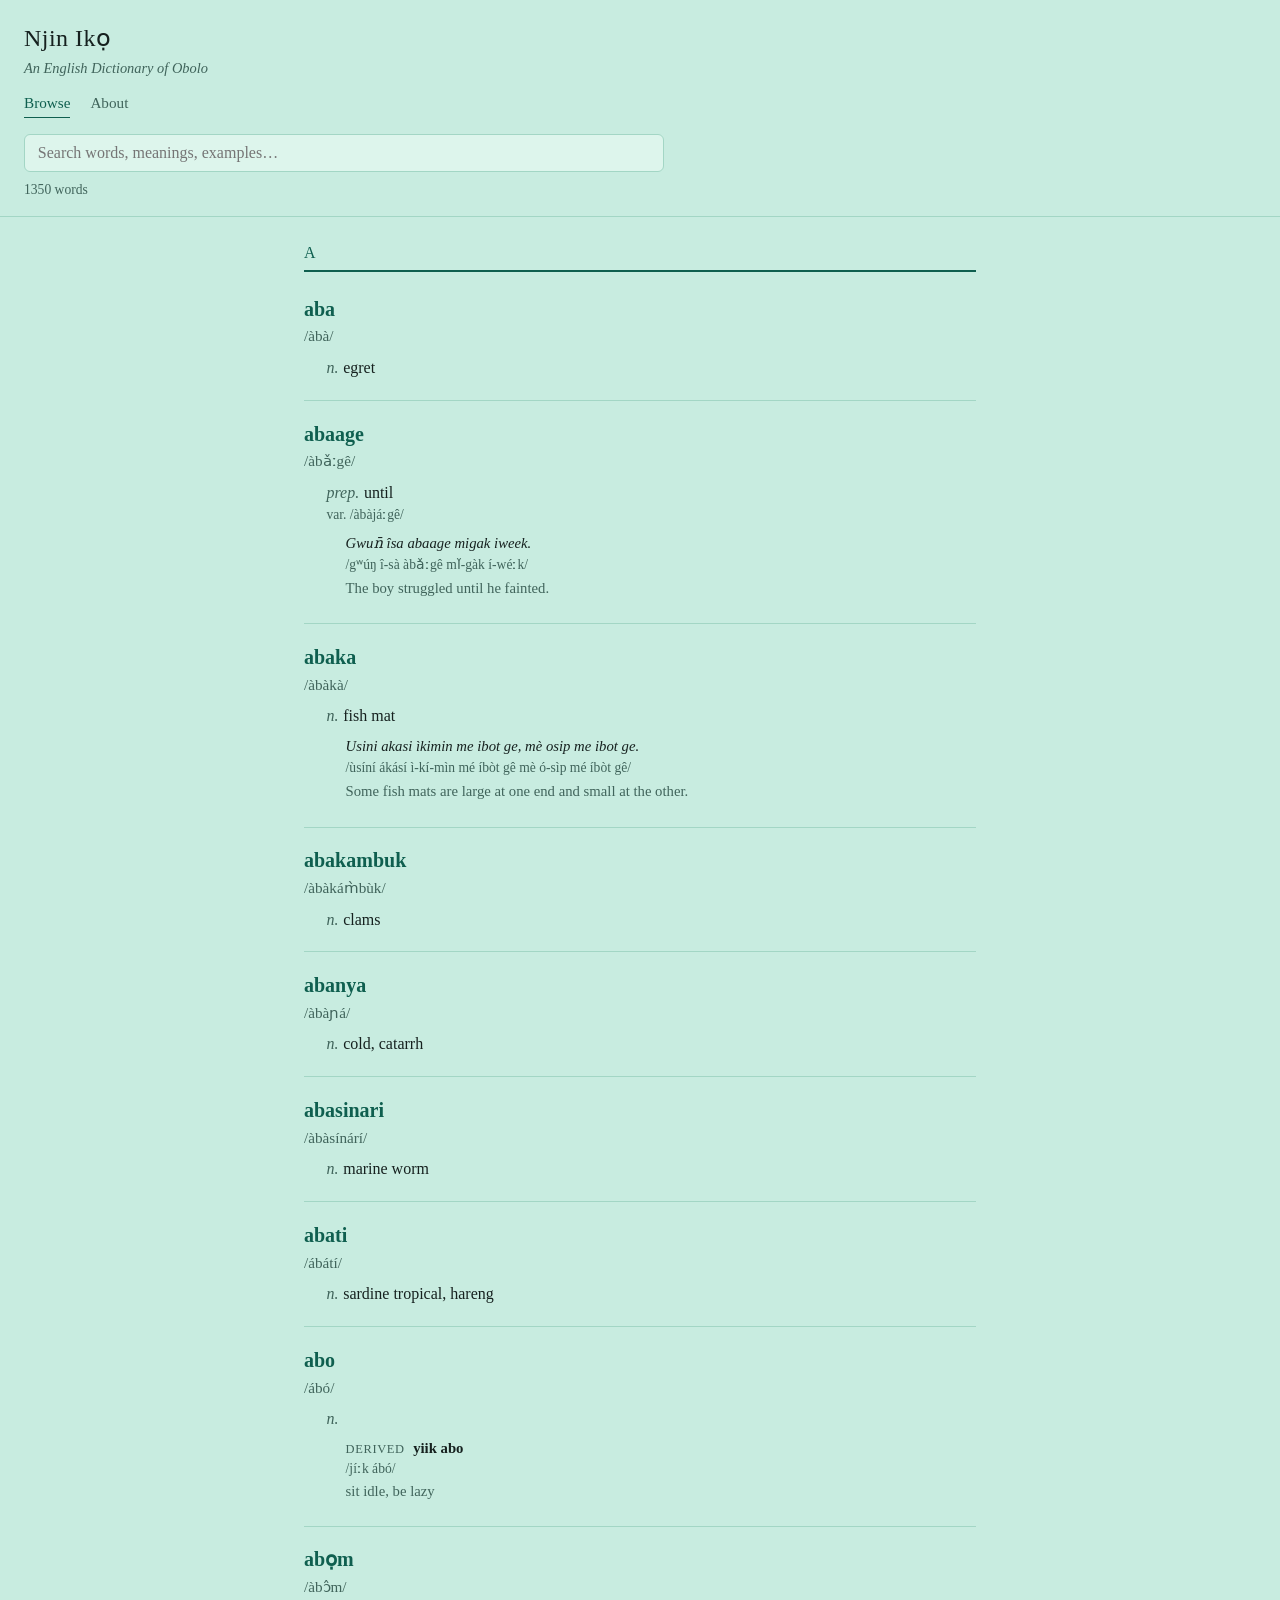
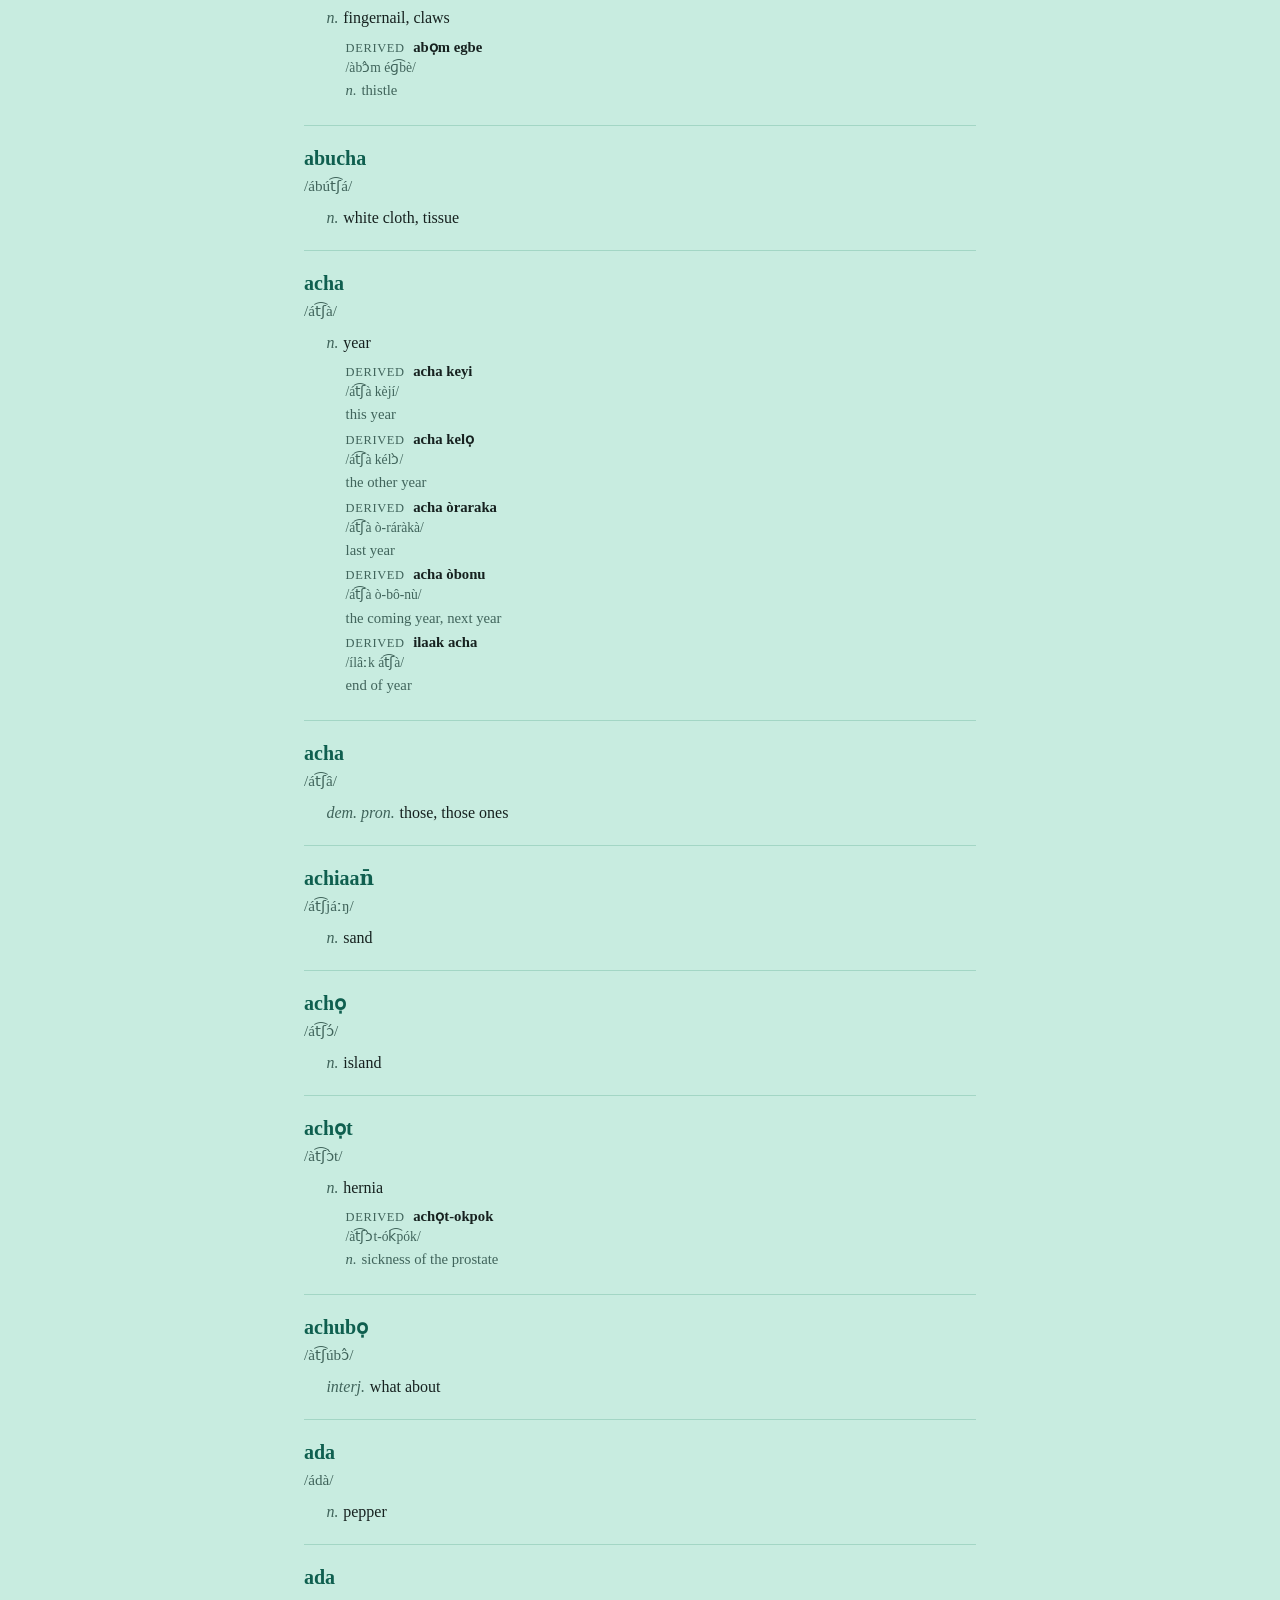
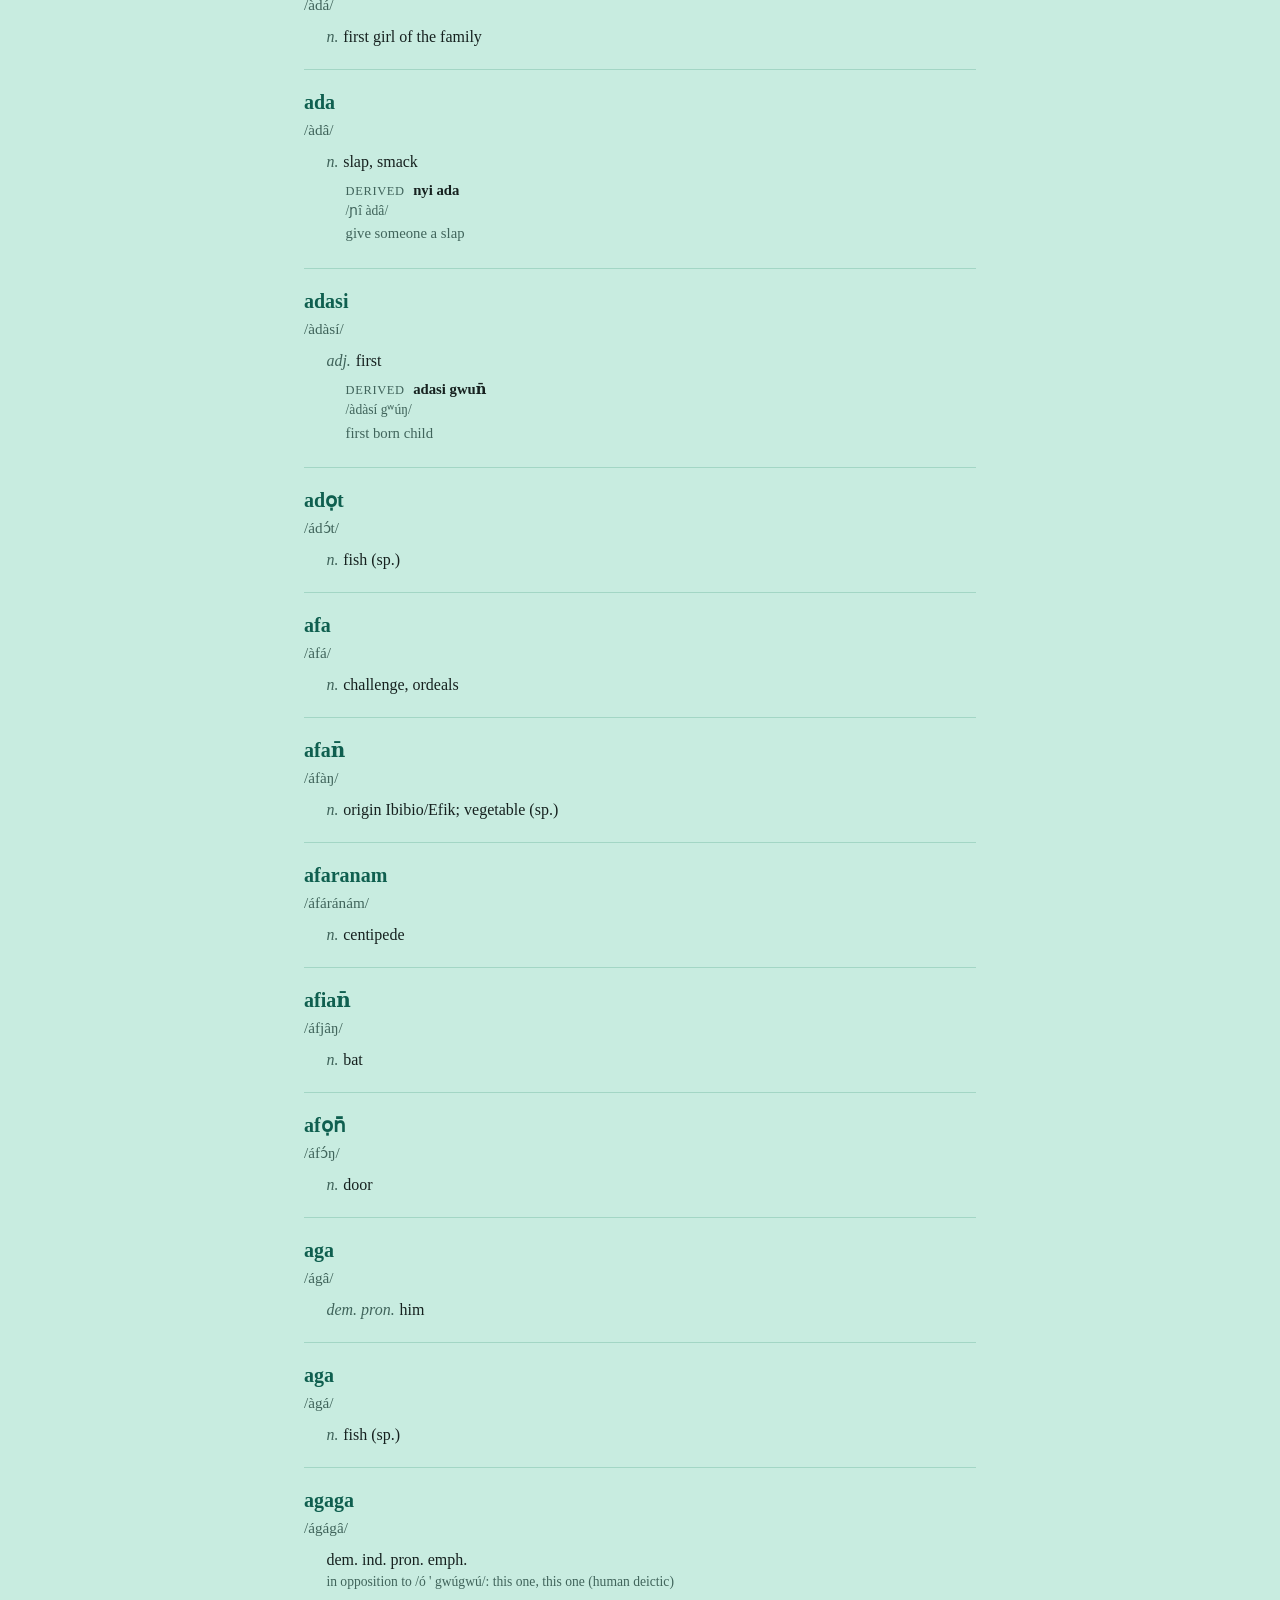
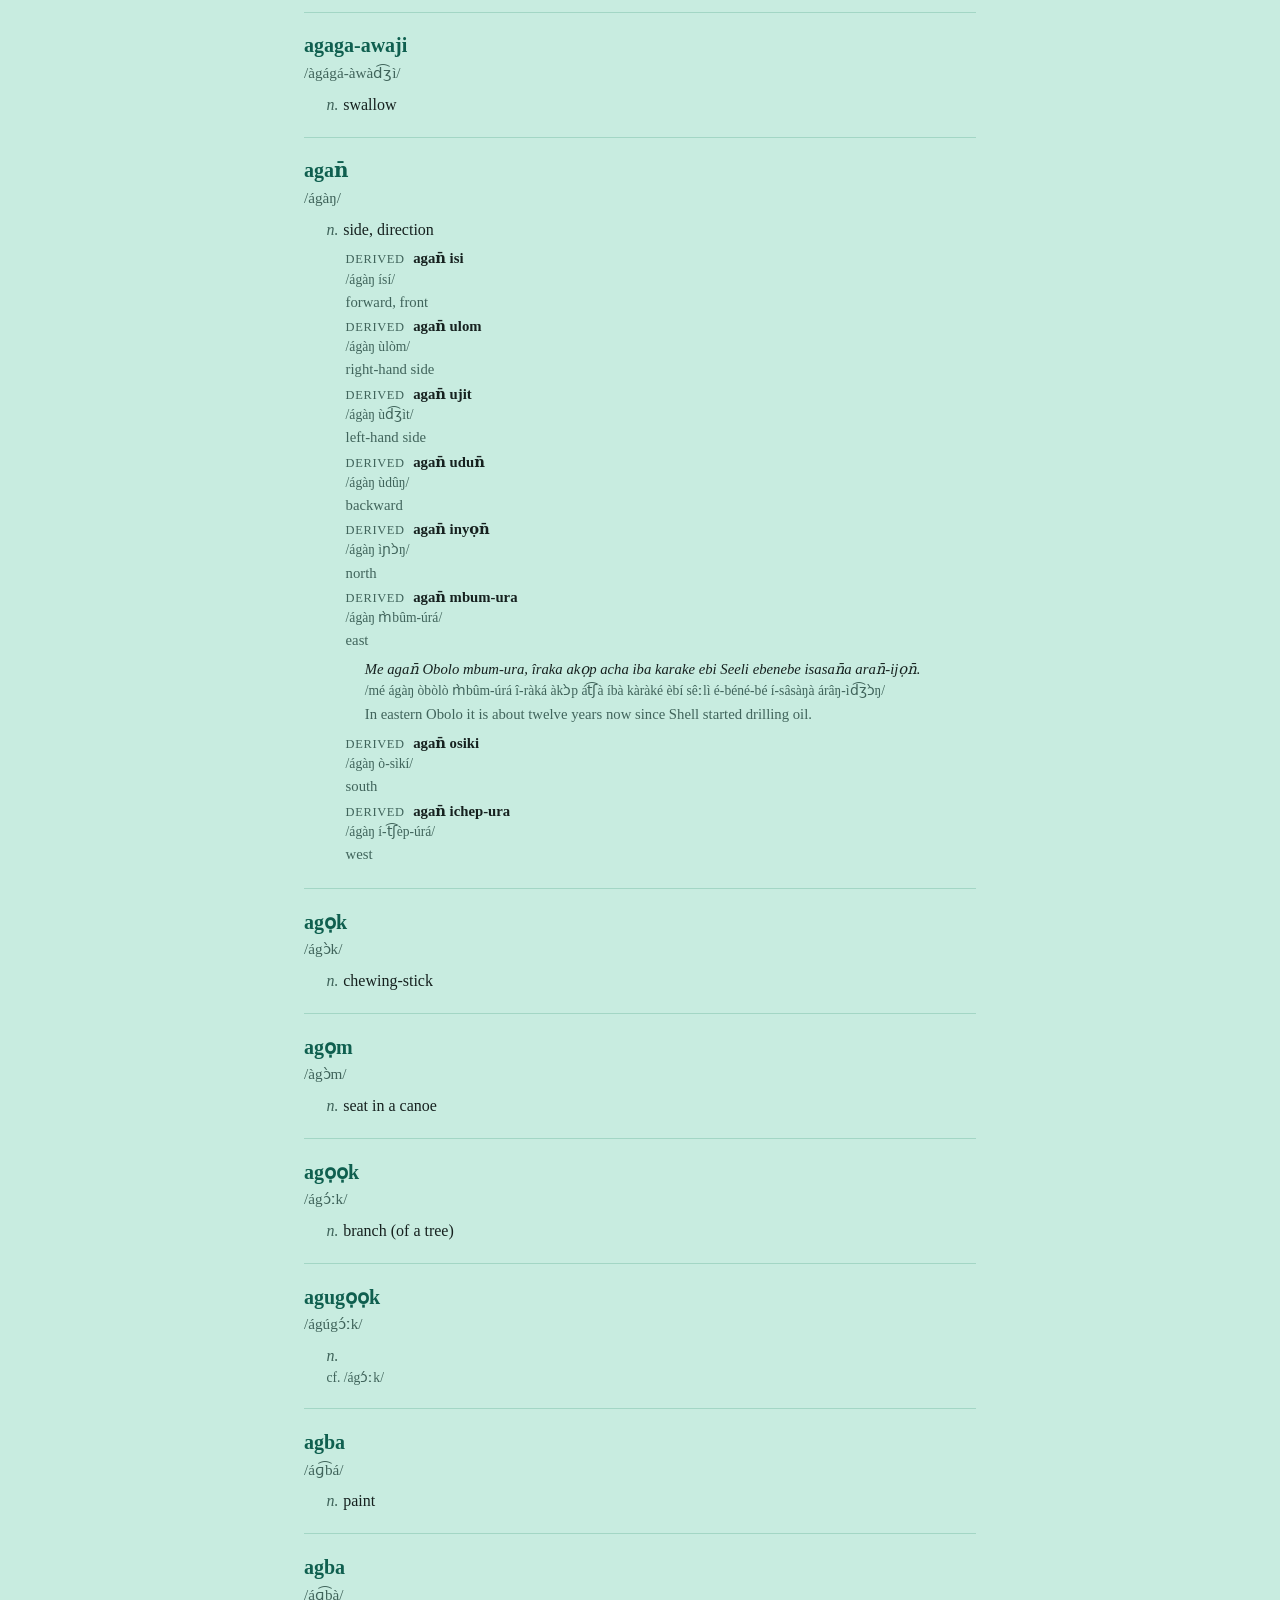
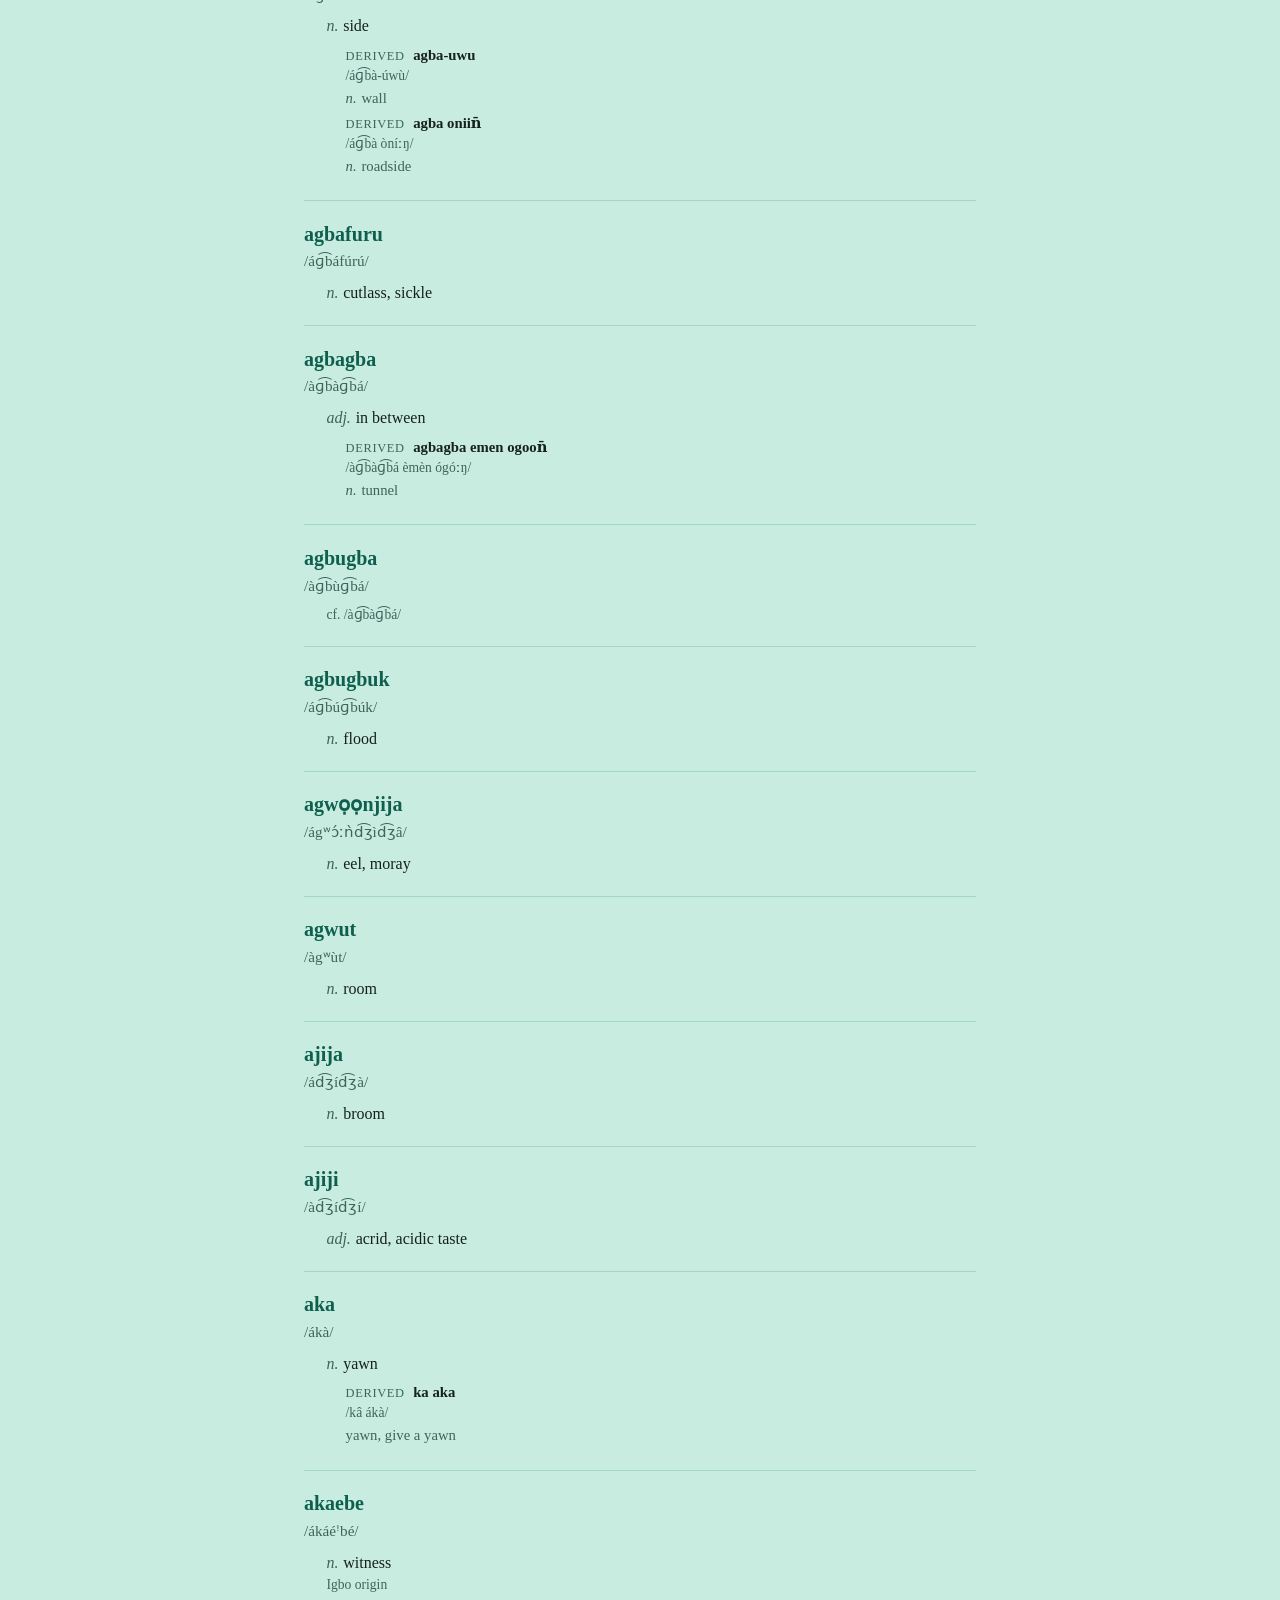
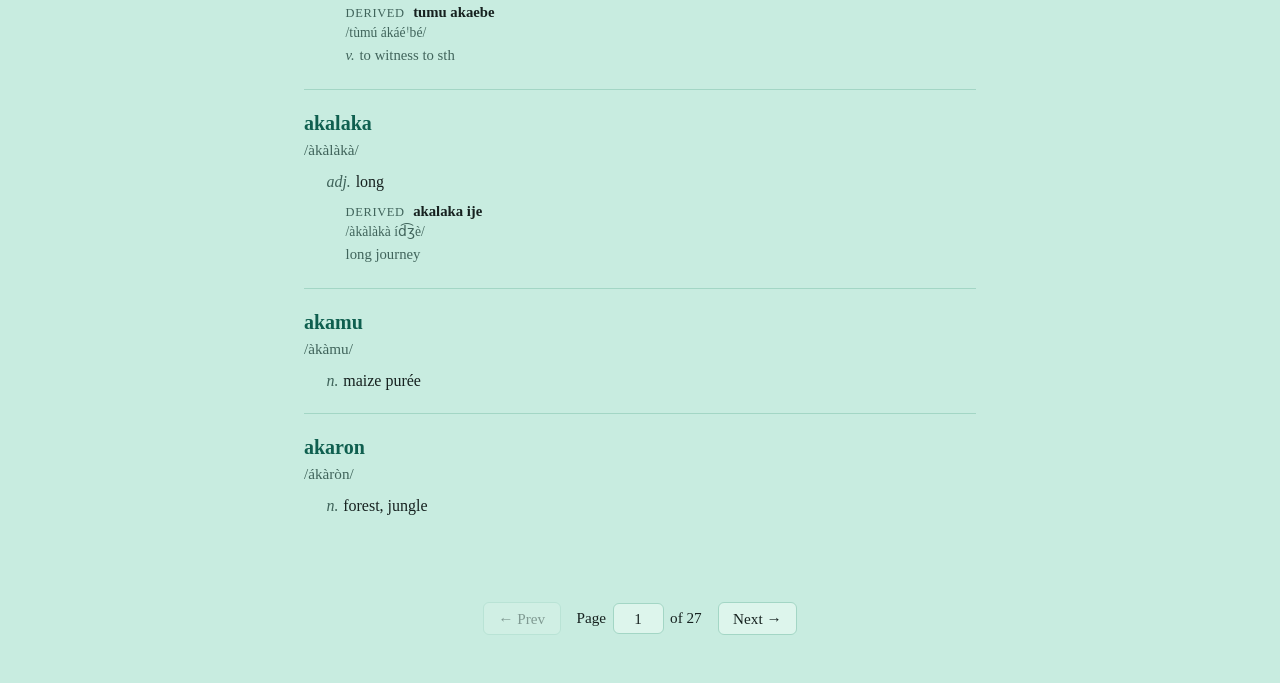
<file: index.html>
<!DOCTYPE html>
<html lang="en">
<head>
<meta charset="UTF-8">
<meta name="viewport" content="width=device-width, initial-scale=1.0">
<meta name="google-site-verification" content="imxr_9gozrpyEervOIl-q1W2fnK2pEhv8okMgGEhWgE" />
<title>Njin Ikọ — An English Dictionary of Obolo</title>
<meta name="description" content="Njin Ikọ is a free online English–Obolo dictionary, digitizing and extending Dr. Mary Rowland-Oke's Obolo-English-French dictionary. Search Obolo words, meanings, pronunciation, and example sentences.">
<link rel="stylesheet" href="style.css?v=11">
</head>
<body>
  <header>
    <h1>Njin Ikọ</h1>
    <p class="subtitle">An English Dictionary of Obolo</p>
    <nav class="site-nav">
      <a href="index.html" class="active">Browse</a>
      <a href="about.html">About</a>
    </nav>
    <div class="search-bar">
      <input type="text" id="search-input" placeholder="Search words, meanings, examples…" autocomplete="off">
    </div>
    <span id="result-count"></span>
  </header>

  <main id="entry-list"></main>

  <footer>
    <nav id="pagination"></nav>
  </footer>

  <script src="app.js?v=9"></script>
</body>
</html>
</file>
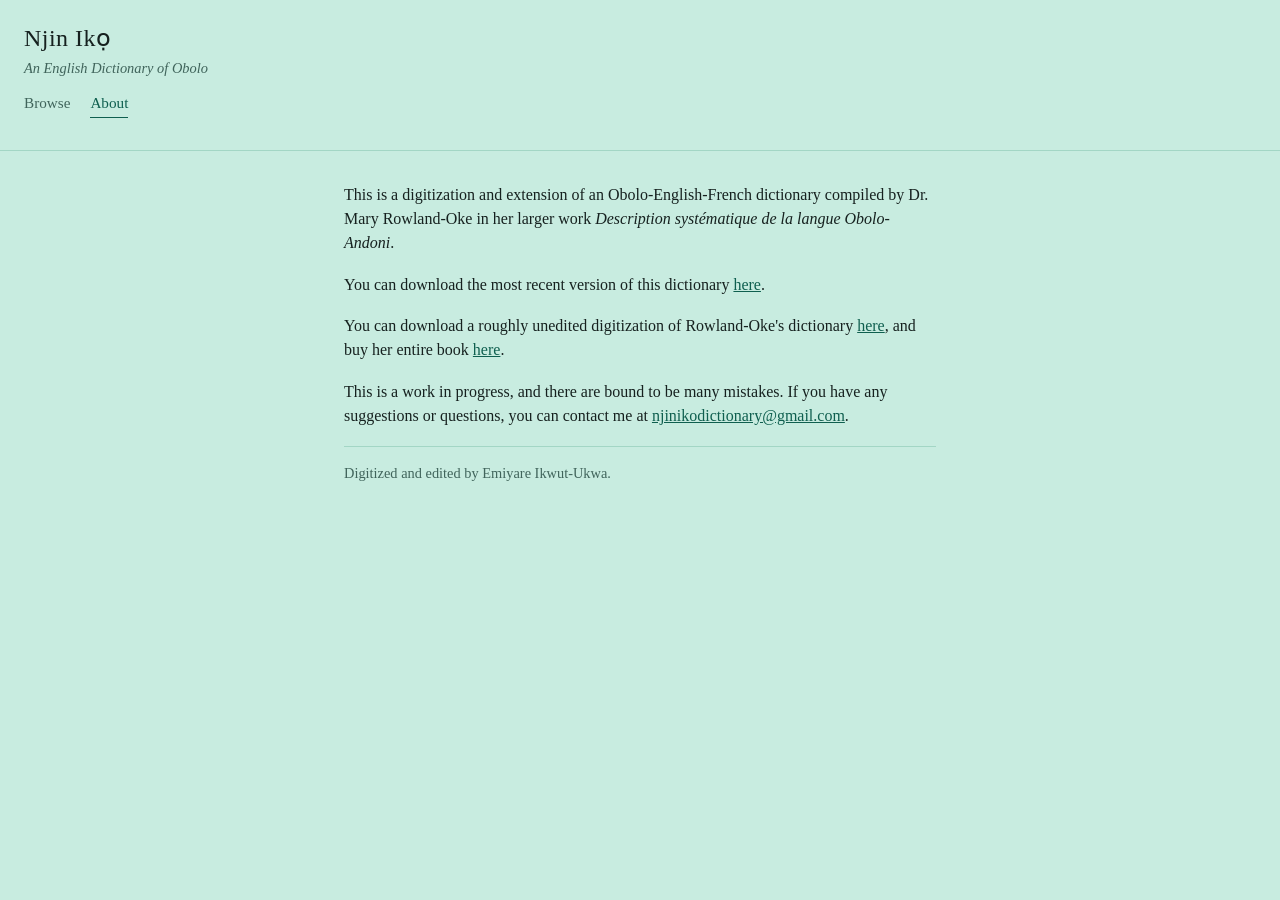
<file: about.html>
<!DOCTYPE html>
<html lang="en">
<head>
<meta charset="UTF-8">
<meta name="viewport" content="width=device-width, initial-scale=1.0">
<title>About — Njin Ikọ</title>
<meta name="description" content="About Njin Ikọ, an online English-Obolo dictionary based on Dr. Mary Rowland-Oke's Obolo-English-French dictionary, digitized and edited by Emiyare Ikwut-Ukwa.">
<link rel="stylesheet" href="style.css?v=11">
</head>
<body>
  <header>
    <h1>Njin Ikọ</h1>
    <p class="subtitle">An English Dictionary of Obolo</p>
    <nav class="site-nav">
      <a href="index.html">Browse</a>
      <a href="about.html" class="active">About</a>
    </nav>
  </header>

  <main class="about">
    <p>
      This is a digitization and extension of an Obolo-English-French dictionary
      compiled by Dr. Mary Rowland-Oke in her larger work
      <em>Description systématique de la langue Obolo-Andoni</em>.
    </p>

    <p>
      You can download the most recent version of this dictionary
      <a href="updated_obolo_dictionary.json" download>here</a>.
    </p>

    <p>
      You can download a roughly unedited digitization of Rowland-Oke's dictionary
      <a href="description_systematique_dictionary.json" download>here</a>,
      and buy her entire book
      <a href="https://www.amazon.com/Description-Systematique-Langue-Obolo-Andoni/dp/274755015X/ref=tmm_pap_swatch_0" target="_blank" rel="noopener">here</a>.
    </p>

    <p>
      This is a work in progress, and there are bound to be many mistakes. If you have
      any suggestions or questions, you can contact me at
      <a href="mailto:njinikodictionary@gmail.com">njinikodictionary@gmail.com</a>.
    </p>

    <p class="about-credit">
      Digitized and edited by Emiyare Ikwut-Ukwa.
    </p>
  </main>
</body>
</html>
</file>
<file: style.css>
:root {
  --ink: #16211f;
  --paper: #c8ece0;
  --paper-raised: #ddf5ec;
  --rule: #a3d6c5;
  --muted: #40645b;
  --accent: #0f5f4f;
}

* { box-sizing: border-box; }

body {
  margin: 0;
  background: var(--paper);
  color: var(--ink);
  font-family: "Times New Roman", Times, serif;
  line-height: 1.5;
}

header {
  position: sticky;
  top: 0;
  background: var(--paper);
  border-bottom: 1px solid var(--rule);
  padding: 1.25rem 1.5rem 1rem;
  z-index: 10;
}

h1 {
  margin: 0;
  font-size: 1.5rem;
  font-weight: normal;
  letter-spacing: 0.02em;
}

.subtitle {
  margin: 0.15rem 0 0.75rem;
  font-size: 0.9rem;
  color: var(--muted);
  font-style: italic;
}

nav.site-nav {
  display: flex;
  gap: 1.25rem;
  margin: 0 0 1rem;
}

nav.site-nav a {
  color: var(--muted);
  text-decoration: none;
  font-size: 0.95rem;
  padding-bottom: 0.15rem;
}

nav.site-nav a.active {
  color: var(--accent);
  border-bottom: 1px solid var(--accent);
}

nav.site-nav a:hover {
  color: var(--accent);
}

.about {
  max-width: 640px;
  margin: 0 auto;
  padding: 2rem 1.5rem 3rem;
}

.about p {
  margin: 0 0 1.1rem;
}

.about a {
  color: var(--accent);
}

.about-credit {
  margin-top: 2.5rem;
  padding-top: 1rem;
  border-top: 1px solid var(--rule);
  font-size: 0.9rem;
  color: var(--muted);
}

.search-bar {
  display: flex;
  align-items: center;
  gap: 0.75rem;
  max-width: 640px;
}

#search-input {
  flex: 1;
  font-family: inherit;
  font-size: 1rem;
  padding: 0.55rem 0.8rem;
  border: 1px solid var(--rule);
  border-radius: 6px;
  background: var(--paper-raised);
  color: var(--ink);
}

#search-input:focus {
  outline: none;
  border-color: var(--accent);
}

#result-count {
  display: block;
  margin-top: 0.5rem;
  font-size: 0.85rem;
  color: var(--muted);
}

main {
  max-width: 720px;
  margin: 0 auto;
  padding: 1.5rem 1.5rem 3rem;
}

.letter-heading {
  margin: 1.75rem 0 0.25rem;
  padding-bottom: 0.3rem;
  border-bottom: 2px solid var(--accent);
  font-size: 1rem;
  font-weight: normal;
  letter-spacing: 0.12em;
  color: var(--accent);
}

main > .letter-heading:first-child {
  margin-top: 0;
}

.entry {
  padding: 1.1rem 0;
  border-bottom: 1px solid var(--rule);
}

.entry:last-child {
  border-bottom: none;
}

.headword {
  font-size: 1.25rem;
  font-weight: bold;
  color: var(--accent);
}

/* orthography is the primary display form throughout; IPA is always
   secondary, shown in slashes, smaller and muted */
.ipa-line {
  color: var(--muted);
}

.headword-ipa {
  font-size: 0.95rem;
  margin-top: 0.1rem;
  margin-bottom: 0.4rem;
}

/* outer grouping: sense */
.sense {
  margin-top: 0.5rem;
  padding-left: 1.4rem;
}

.sense-num {
  display: inline-block;
  width: 1.4rem;
  margin-left: -1.4rem;
  color: var(--muted);
}

/* inner grouping: subdefinition, nested within a sense */
.subdef {
  margin: 0.15rem 0;
}

.subdef-letter {
  color: var(--muted);
  margin-right: 0.3rem;
}

/* shown only when a subdef's own form differs from the word's headword,
   e.g. "bát ólóm" (to get married) under the headword "bát" */
.subdef-form {
  margin-bottom: 0.15rem;
}

.subdef-ortho {
  font-weight: bold;
  color: var(--accent);
}

.subdef-ipa {
  font-size: 0.85rem;
}

.pos {
  font-style: italic;
  color: var(--muted);
  margin-right: 0.3rem;
}

.examples, .derived, .related {
  margin: 0.35rem 0 0.35rem 1.2rem;
  font-size: 0.92rem;
}

.example {
  color: var(--muted);
  margin: 0.4rem 0;
}

.example .ex-ortho {
  color: var(--ink);
  font-style: italic;
}

.example .ex-ipa {
  font-size: 0.85rem;
  margin-top: 0.05rem;
}

.example .ex-gloss {
  margin-top: 0.15rem;
}

.child-entry {
  color: var(--muted);
  margin: 0.15rem 0;
}

.child-entry .child-ortho {
  color: var(--ink);
  font-weight: bold;
}

.child-entry .child-ipa {
  font-size: 0.85rem;
}

.child-entry .child-gloss {
  margin-top: 0.05rem;
}

.child-label {
  font-size: 0.78rem;
  text-transform: uppercase;
  letter-spacing: 0.05em;
  color: var(--muted);
  margin-right: 0.3rem;
}

.cf-var-other {
  font-size: 0.85rem;
  color: var(--muted);
}

footer {
  max-width: 720px;
  margin: 0 auto;
  padding: 1rem 1.5rem 3rem;
}

#pagination {
  display: flex;
  align-items: center;
  justify-content: center;
  gap: 1rem;
  font-size: 0.95rem;
}

#pagination button {
  font-family: inherit;
  font-size: 0.95rem;
  padding: 0.4rem 0.9rem;
  border: 1px solid var(--rule);
  background: var(--paper-raised);
  color: var(--ink);
  border-radius: 6px;
  cursor: pointer;
}

#pagination button:disabled {
  opacity: 0.4;
  cursor: default;
}

#pagination button:not(:disabled):hover {
  border-color: var(--accent);
}

.page-jump {
  display: flex;
  align-items: center;
  gap: 0.4rem;
}

#page-input {
  width: 3.2rem;
  font-family: inherit;
  font-size: 0.95rem;
  text-align: center;
  padding: 0.35rem 0.3rem;
  border: 1px solid var(--rule);
  border-radius: 6px;
  background: var(--paper-raised);
  color: var(--ink);
  -moz-appearance: textfield;
}

#page-input::-webkit-outer-spin-button,
#page-input::-webkit-inner-spin-button {
  -webkit-appearance: none;
  margin: 0;
}

#page-input:focus {
  outline: none;
  border-color: var(--accent);
}

.empty-state {
  color: var(--muted);
  padding: 2rem 0;
  text-align: center;
}
</file>
